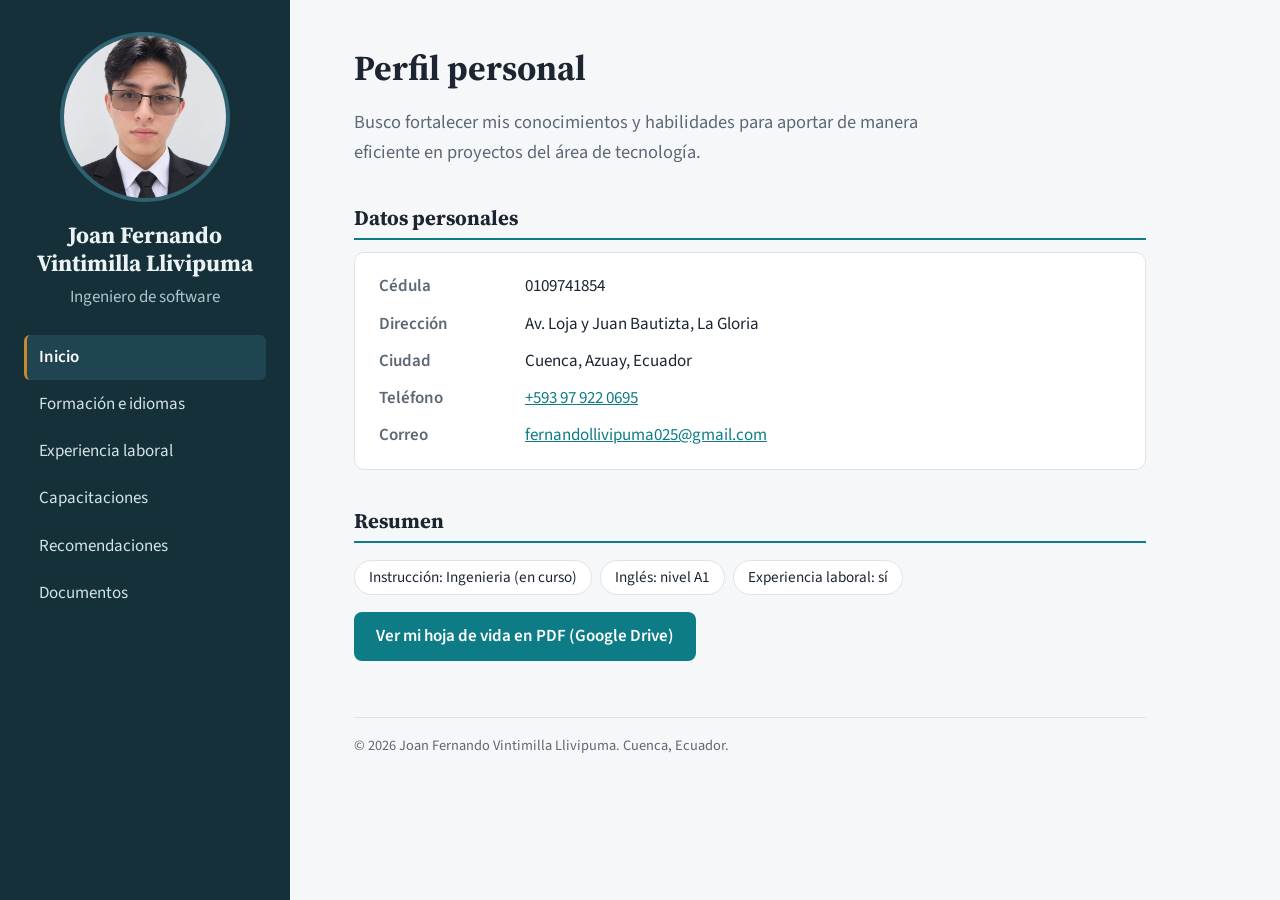
<file: index.html>
<!DOCTYPE html>
<html lang="es"><head><meta charset="utf-8">
<meta name="viewport" content="width=device-width, initial-scale=1">
<title>Perfil personal | Joan Fernando Vintimilla Llivipuma</title>
<meta name="description" content="Hoja de vida de Joan Fernando Vintimilla Llivipuma">
<link rel="preconnect" href="https://fonts.googleapis.com"><link rel="preconnect" href="https://fonts.gstatic.com" crossorigin>
<link href="https://fonts.googleapis.com/css2?family=Source+Sans+3:wght@400;600&family=Source+Serif+4:wght@500;700&display=swap" rel="stylesheet">
<link rel="stylesheet" href="assets/css/style.css"></head>
<body>
<aside class="side">
 <div class="photo"><img src="assets/img/portada.jpg" alt="Foto de portada" onerror="this.remove()"><span>Foto</span></div>
 <h1 class="name">Joan Fernando Vintimilla Llivipuma</h1><p class="role">Ingeniero de software</p>
 <nav aria-label="Secciones"><a href="index.html" aria-current="page">Inicio</a><a href="formacion/index.html">Formación e idiomas</a><a href="experiencia/index.html">Experiencia laboral</a><a href="capacitaciones/index.html">Capacitaciones</a><a href="recomendaciones/index.html">Recomendaciones</a><a href="documentos/index.html">Documentos</a></nav>
</aside>
<main><h2>Perfil personal</h2>

<p class="lead">Busco fortalecer mis conocimientos y habilidades para aportar de manera eficiente en proyectos del área de tecnología.</p>
<section><h3>Datos personales</h3>
<dl class="data">
<dt>Cédula</dt><dd>0109741854</dd>
<dt>Dirección</dt><dd>Av. Loja y Juan Bautizta, La Gloria</dd>
<dt>Ciudad</dt><dd>Cuenca, Azuay, Ecuador</dd>
<dt>Teléfono</dt><dd><a href="tel:+593979220695">+593 97 922 0695</a></dd>
<dt>Correo</dt><dd><a href="mailto:fernandollivipuma025@gmail.com">fernandollivipuma025@gmail.com</a></dd>
</dl></section>
<section><h3>Resumen</h3><ul class="tags">
<li>Instrucción: Ingenieria (en curso)</li><li>Inglés: nivel A1</li><li>Experiencia laboral: sí</li></ul>
<p><a class="btn" href="https://drive.google.com/file/d/1U53T2hFPF1cZSzt72tDUmySMurTSKW84/view?usp=sharing" target="_blank" rel="noopener">Ver mi hoja de vida en PDF (Google Drive)</a></p></section>
<footer>© 2026 Joan Fernando Vintimilla Llivipuma. Cuenca, Ecuador.</footer></main>
</body></html>
</file>
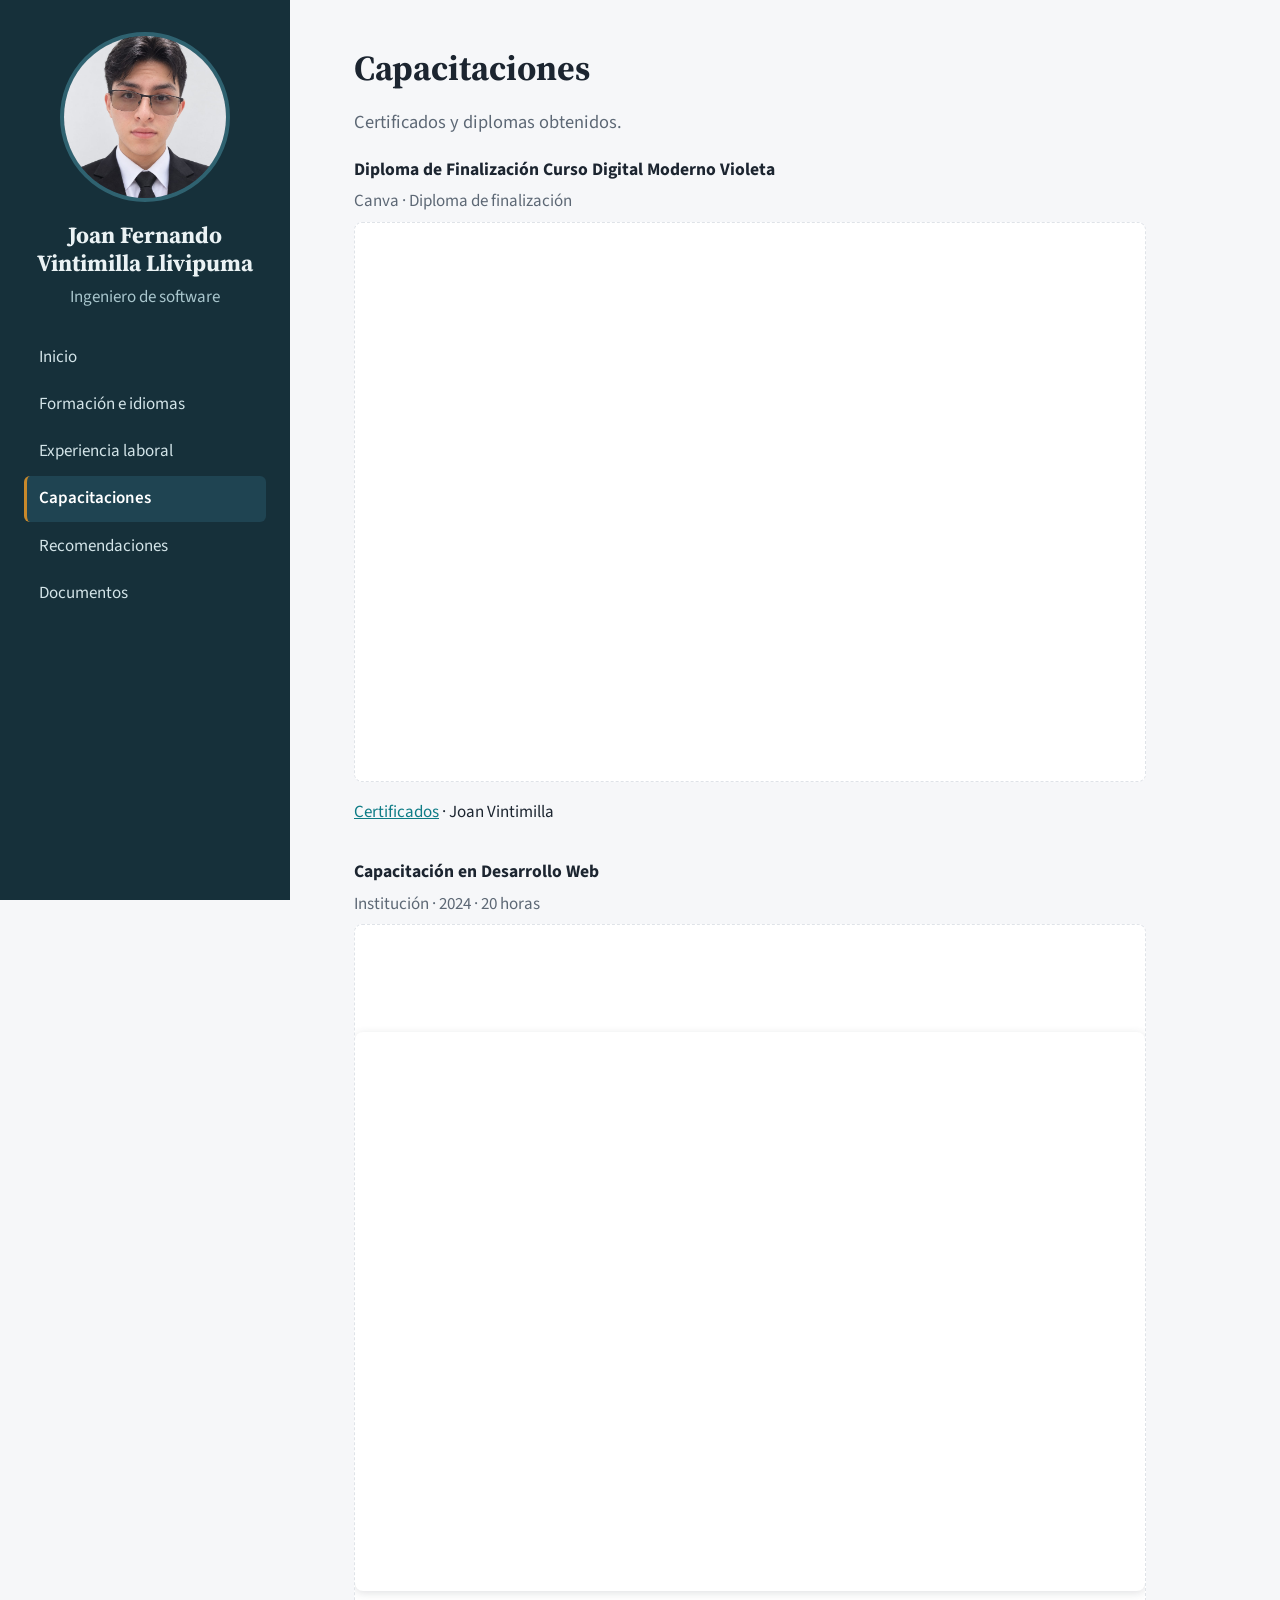
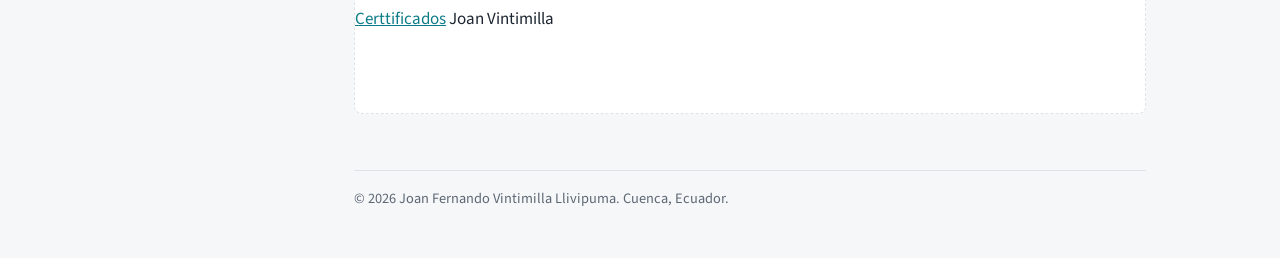
<file: capacitaciones/index.html>
<!DOCTYPE html>
<html lang="es"><head><meta charset="utf-8">
<meta name="viewport" content="width=device-width, initial-scale=1">
<title>Capacitaciones | Joan Fernando Vintimilla Llivipuma</title>
<meta name="description" content="Hoja de vida de Joan Fernando Vintimilla Llivipuma">
<link rel="preconnect" href="https://fonts.googleapis.com"><link rel="preconnect" href="https://fonts.gstatic.com" crossorigin>
<link href="https://fonts.googleapis.com/css2?family=Source+Sans+3:wght@400;600&family=Source+Serif+4:wght@500;700&display=swap" rel="stylesheet">
<link rel="stylesheet" href="../assets/css/style.css"></head>
<body>
<aside class="side">
 <div class="photo"><img src="../assets/img/portada.jpg" alt="Foto de portada" onerror="this.remove()"><span>Foto</span></div>
 <h1 class="name">Joan Fernando Vintimilla Llivipuma</h1><p class="role">Ingeniero de software</p>
 <nav aria-label="Secciones"><a href="../index.html">Inicio</a><a href="../formacion/index.html">Formación e idiomas</a><a href="../experiencia/index.html">Experiencia laboral</a><a href="../capacitaciones/index.html" aria-current="page">Capacitaciones</a><a href="../recomendaciones/index.html">Recomendaciones</a><a href="../documentos/index.html">Documentos</a></nav>
</aside>
<main><h2>Capacitaciones</h2>

<p class="lead">Certificados y diplomas obtenidos.</p>
<article class="cert"><h4>Diploma de Finalización Curso Digital Moderno Violeta</h4><p class="org">Canva · Diploma de finalización</p>
<div class="embed"><div style="position:relative;width:100%;height:0;padding-top:70.7071%;overflow:hidden;border-radius:8px">
  <iframe loading="lazy" title="Diploma de Finalización Curso Digital Moderno Violeta" style="position:absolute;width:100%;height:100%;top:0;left:0;border:0;padding:0;margin:0" src="https://www.canva.com/design/DAHWeHZI1jI/T70g-LEx2Ipw7iHcOSTieg/view?embed" allowfullscreen="allowfullscreen" allow="fullscreen"></iframe>
</div></div>
<p><a href="https://www.canva.com/design/DAHWeHZI1jI/T70g-LEx2Ipw7iHcOSTieg/view?utm_content=DAHWeHZI1jI&amp;utm_campaign=designshare&amp;utm_medium=embeds&amp;utm_source=link" target="_blank" rel="noopener">Certificados</a> · Joan Vintimilla</p></article>
<article class="cert"><h4>Capacitación en Desarrollo Web</h4><p class="org">Institución · 2024 · 20 horas</p>
<div class="embed"><p><div style="position: relative; width: 100%; height: 0; padding-top: 70.7071%;
 padding-bottom: 0; box-shadow: 0 2px 8px 0 rgba(63,69,81,0.16); margin-top: 1.6em; margin-bottom: 0.9em; overflow: hidden;
 border-radius: 8px; will-change: transform;">
  <iframe loading="lazy" style="position: absolute; width: 100%; height: 100%; top: 0; left: 0; border: none; padding: 0;margin: 0;"
    src="https://www.canva.com/design/DAHWd2Xp0ZI/YA7IOtHH-Z9ddHh5zO0D6A/view?embed" allowfullscreen="allowfullscreen" allow="fullscreen">
  </iframe>
</div>
<a href="https:&#x2F;&#x2F;www.canva.com&#x2F;design&#x2F;DAHWd2Xp0ZI&#x2F;YA7IOtHH-Z9ddHh5zO0D6A&#x2F;view?utm_content=DAHWd2Xp0ZI&amp;utm_campaign=designshare&amp;utm_medium=embeds&amp;utm_source=link" target="_blank" rel="noopener">Certtificados</a> Joan Vintimilla</p></div></article>
<footer>© 2026 Joan Fernando Vintimilla Llivipuma. Cuenca, Ecuador.</footer></main>
</body></html>
</file>
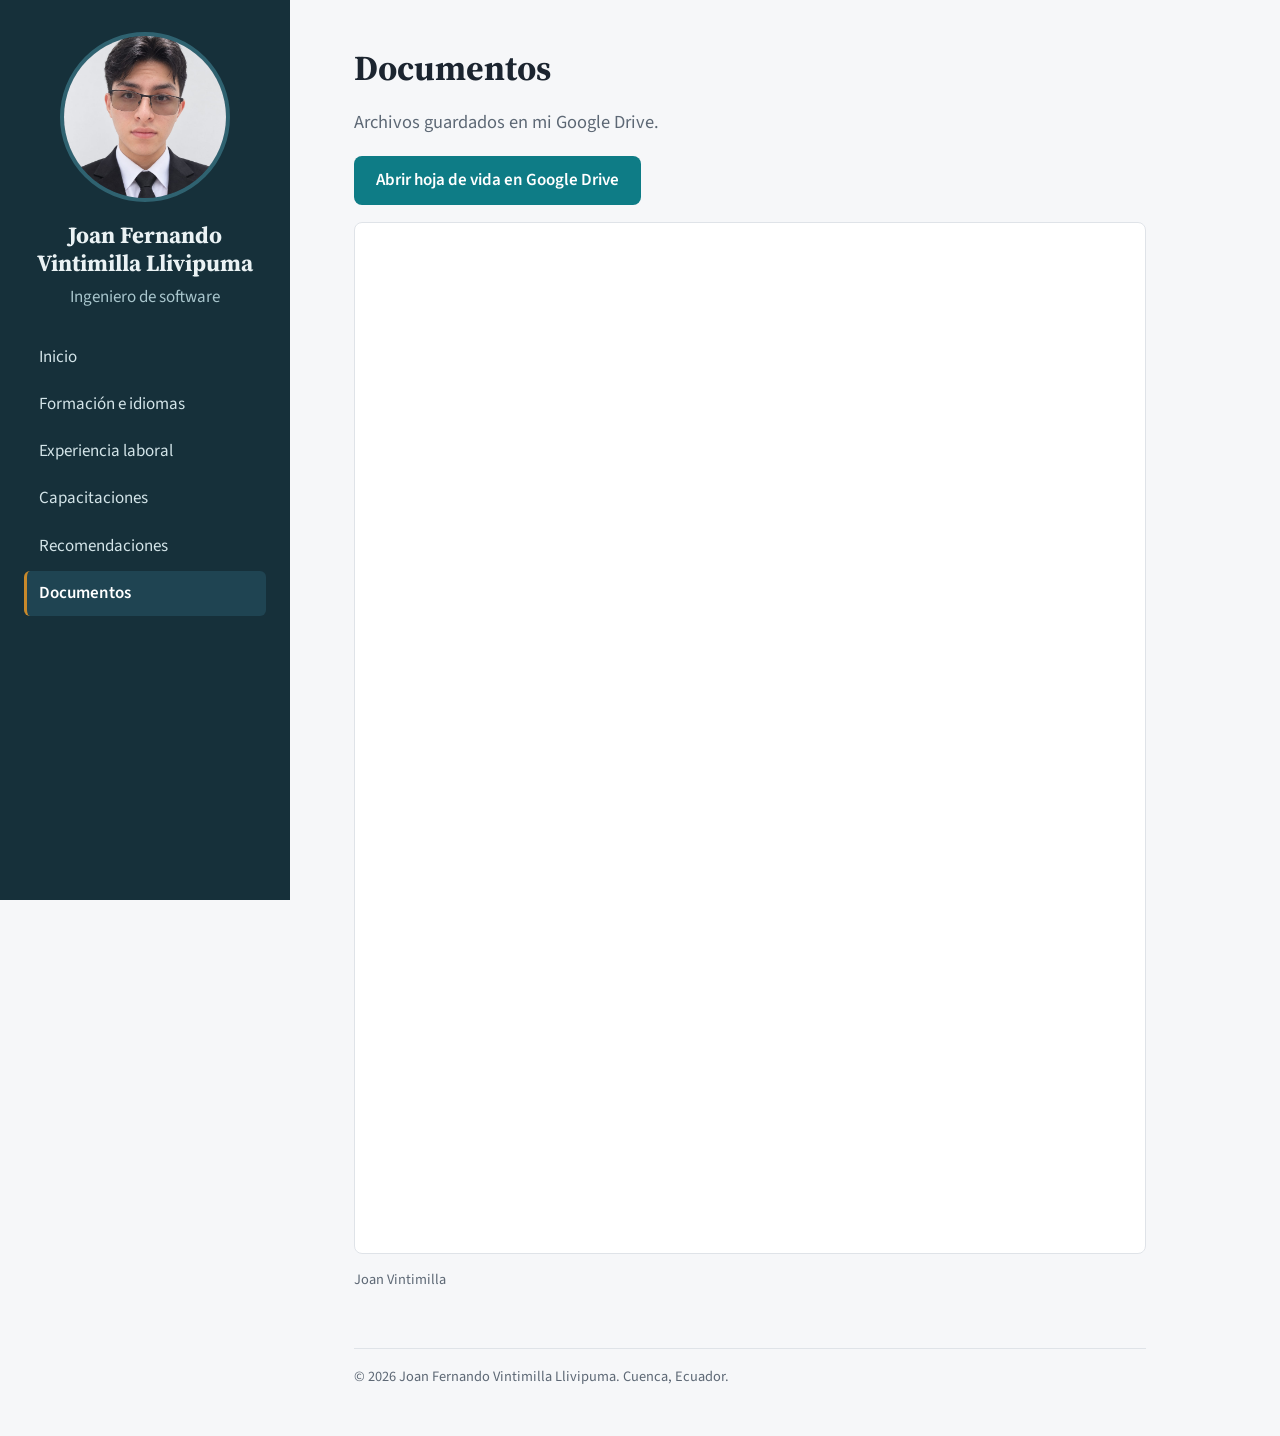
<file: documentos/index.html>
<!DOCTYPE html>
<html lang="es"><head><meta charset="utf-8">
<meta name="viewport" content="width=device-width, initial-scale=1">
<title>Documentos | Joan Fernando Vintimilla Llivipuma</title>
<meta name="description" content="Hoja de vida de Joan Fernando Vintimilla Llivipuma">
<link rel="preconnect" href="https://fonts.googleapis.com"><link rel="preconnect" href="https://fonts.gstatic.com" crossorigin>
<link href="https://fonts.googleapis.com/css2?family=Source+Sans+3:wght@400;600&family=Source+Serif+4:wght@500;700&display=swap" rel="stylesheet">
<link rel="stylesheet" href="../assets/css/style.css"></head>
<body>
<aside class="side">
 <div class="photo"><img src="../assets/img/portada.jpg" alt="Foto de portada" onerror="this.remove()"><span>Foto</span></div>
 <h1 class="name">Joan Fernando Vintimilla Llivipuma</h1><p class="role">Ingeniero de software</p>
 <nav aria-label="Secciones"><a href="../index.html">Inicio</a><a href="../formacion/index.html">Formación e idiomas</a><a href="../experiencia/index.html">Experiencia laboral</a><a href="../capacitaciones/index.html">Capacitaciones</a><a href="../recomendaciones/index.html">Recomendaciones</a><a href="../documentos/index.html" aria-current="page">Documentos</a></nav>
</aside>
<main><h2>Documentos</h2>

<p class="lead">Archivos guardados en mi Google Drive.</p>
<p><a class="btn" href="https://drive.google.com/file/d/1U53T2hFPF1cZSzt72tDUmySMurTSKW84/view?usp=sharing" target="_blank" rel="noopener">Abrir hoja de vida en Google Drive</a></p>
<div class="embed drive"><iframe src="https://drive.google.com/file/d/1U53T2hFPF1cZSzt72tDUmySMurTSKW84/preview" title="Hoja de vida en PDF" loading="lazy" allow="autoplay"></iframe></div>
<p class="note">Joan Vintimilla</p>
<footer>© 2026 Joan Fernando Vintimilla Llivipuma. Cuenca, Ecuador.</footer></main>
</body></html>
</file>
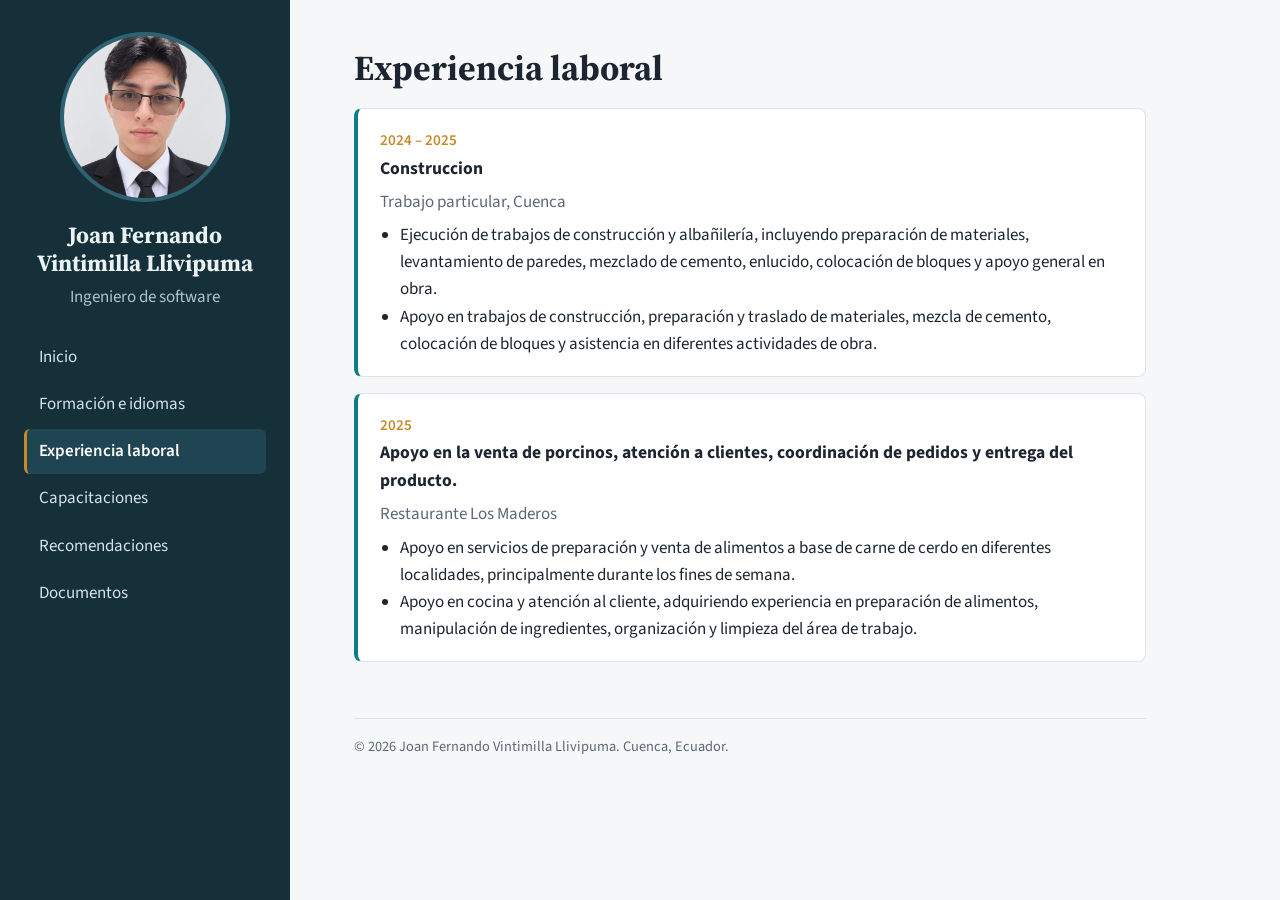
<file: experiencia/index.html>
<!DOCTYPE html>
<html lang="es"><head><meta charset="utf-8">
<meta name="viewport" content="width=device-width, initial-scale=1">
<title>Experiencia laboral | Joan Fernando Vintimilla Llivipuma</title>
<meta name="description" content="Hoja de vida de Joan Fernando Vintimilla Llivipuma">
<link rel="preconnect" href="https://fonts.googleapis.com"><link rel="preconnect" href="https://fonts.gstatic.com" crossorigin>
<link href="https://fonts.googleapis.com/css2?family=Source+Sans+3:wght@400;600&family=Source+Serif+4:wght@500;700&display=swap" rel="stylesheet">
<link rel="stylesheet" href="../assets/css/style.css"></head>
<body>
<aside class="side">
 <div class="photo"><img src="../assets/img/portada.jpg" alt="Foto de portada" onerror="this.remove()"><span>Foto</span></div>
 <h1 class="name">Joan Fernando Vintimilla Llivipuma</h1><p class="role">Ingeniero de software</p>
 <nav aria-label="Secciones"><a href="../index.html">Inicio</a><a href="../formacion/index.html">Formación e idiomas</a><a href="../experiencia/index.html" aria-current="page">Experiencia laboral</a><a href="../capacitaciones/index.html">Capacitaciones</a><a href="../recomendaciones/index.html">Recomendaciones</a><a href="../documentos/index.html">Documentos</a></nav>
</aside>
<main><h2>Experiencia laboral</h2>

<article class="item"><time>2024 – 2025</time><h4>Construccion</h4><p class="org">Trabajo particular, Cuenca</p>
<ul><li>Ejecución de trabajos de construcción y albañilería, incluyendo preparación de materiales, levantamiento de paredes, mezclado de cemento, enlucido, colocación de bloques y apoyo general en obra.</li><li>Apoyo en trabajos de construcción, preparación y traslado de materiales, mezcla de cemento, colocación de bloques y asistencia en diferentes actividades de obra.</li></ul></article>
<article class="item"><time>2025</time><h4>Apoyo en la venta de porcinos, atención a clientes, coordinación de pedidos y entrega del producto.</h4><p class="org">Restaurante Los Maderos</p>
<ul><li>Apoyo en servicios de preparación y venta de alimentos a base de carne de cerdo en diferentes localidades, principalmente durante los fines de semana.</li><li>Apoyo en cocina y atención al cliente, adquiriendo experiencia en preparación de alimentos, manipulación de ingredientes, organización y limpieza del área de trabajo.</li></ul></article>
<footer>© 2026 Joan Fernando Vintimilla Llivipuma. Cuenca, Ecuador.</footer></main>
</body></html>
</file>
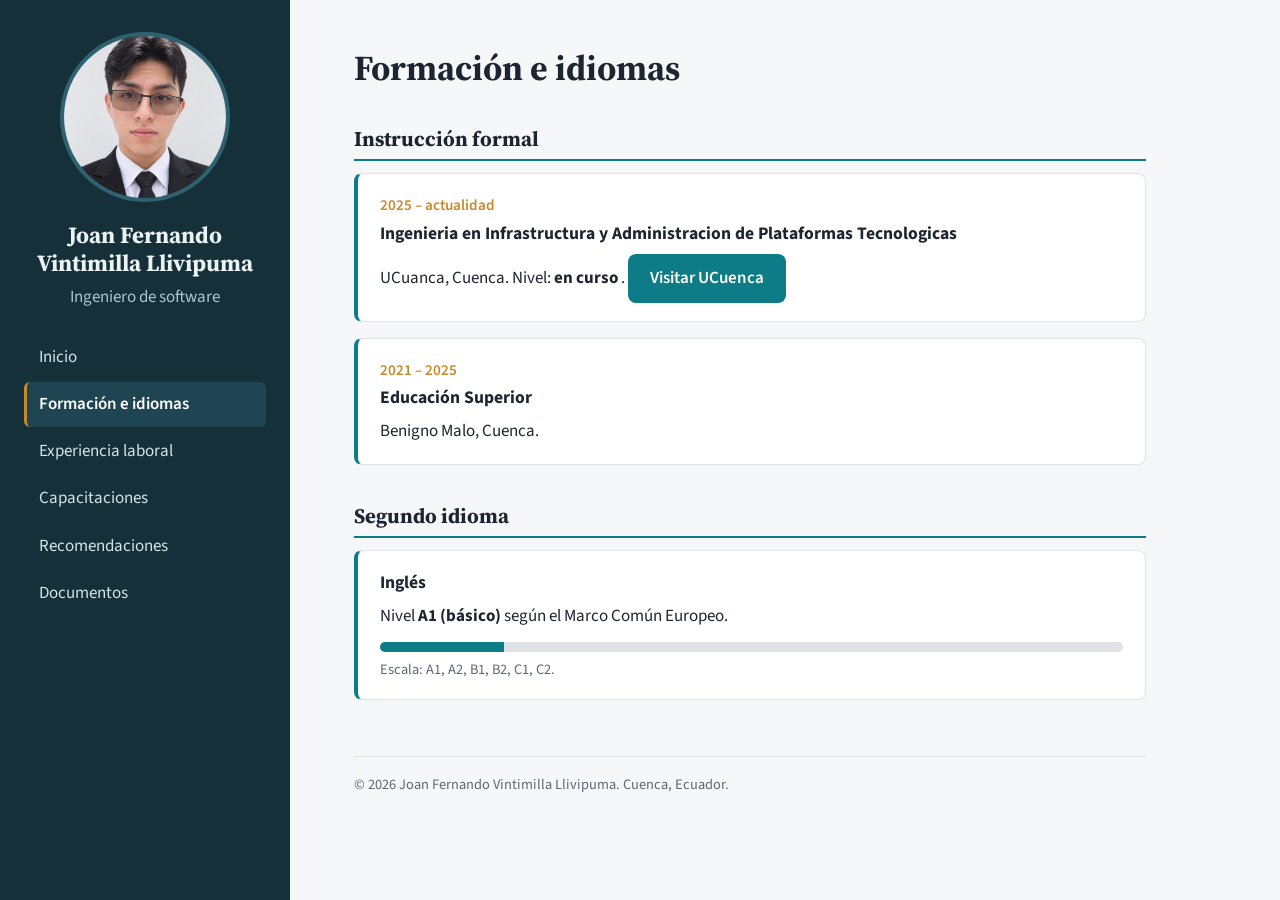
<file: formacion/index.html>
<!DOCTYPE html>
<html lang="es"><head><meta charset="utf-8">
<meta name="viewport" content="width=device-width, initial-scale=1">
<title>Formación e idiomas | Joan Fernando Vintimilla Llivipuma</title>
<meta name="description" content="Hoja de vida de Joan Fernando Vintimilla Llivipuma">
<link rel="preconnect" href="https://fonts.googleapis.com"><link rel="preconnect" href="https://fonts.gstatic.com" crossorigin>
<link href="https://fonts.googleapis.com/css2?family=Source+Sans+3:wght@400;600&family=Source+Serif+4:wght@500;700&display=swap" rel="stylesheet">
<link rel="stylesheet" href="../assets/css/style.css"></head>
<body>
<aside class="side">
 <div class="photo"><img src="../assets/img/portada.jpg" alt="Foto de portada" onerror="this.remove()"><span>Foto</span></div>
 <h1 class="name">Joan Fernando Vintimilla Llivipuma</h1><p class="role">Ingeniero de software</p>
 <nav aria-label="Secciones"><a href="../index.html">Inicio</a><a href="../formacion/index.html" aria-current="page">Formación e idiomas</a><a href="../experiencia/index.html">Experiencia laboral</a><a href="../capacitaciones/index.html">Capacitaciones</a><a href="../recomendaciones/index.html">Recomendaciones</a><a href="../documentos/index.html">Documentos</a></nav>
</aside>
<main><h2>Formación e idiomas</h2>

<section><h3>Instrucción formal</h3>
<article class="item"><time>2025 – actualidad</time><h4>Ingenieria en Infrastructura y Administracion de Plataformas Tecnologicas</h4>
<p>UCuanca, Cuenca. Nivel: <strong>en curso</strong> . <a class="btn" href="https://www.ucuenca.edu.ec" target="_blank" rel="noopener noreferrer">Visitar UCuenca</a></p></article>
<article class="item"><time>2021 – 2025</time><h4>Educación Superior</h4><p>Benigno Malo, Cuenca.</p></article></section>
<section><h3>Segundo idioma</h3>
<article class="item"><h4>Inglés</h4><p>Nivel <strong>A1 (básico)</strong> según el Marco Común Europeo.</p>
<div class="bar" role="img" aria-label="Nivel A1 de C2"><i style="width:16.67%"></i></div>
<p class="note">Escala: A1, A2, B1, B2, C1, C2.</p></article></section>
<footer>© 2026 Joan Fernando Vintimilla Llivipuma. Cuenca, Ecuador.</footer></main>
</body></html>
</file>
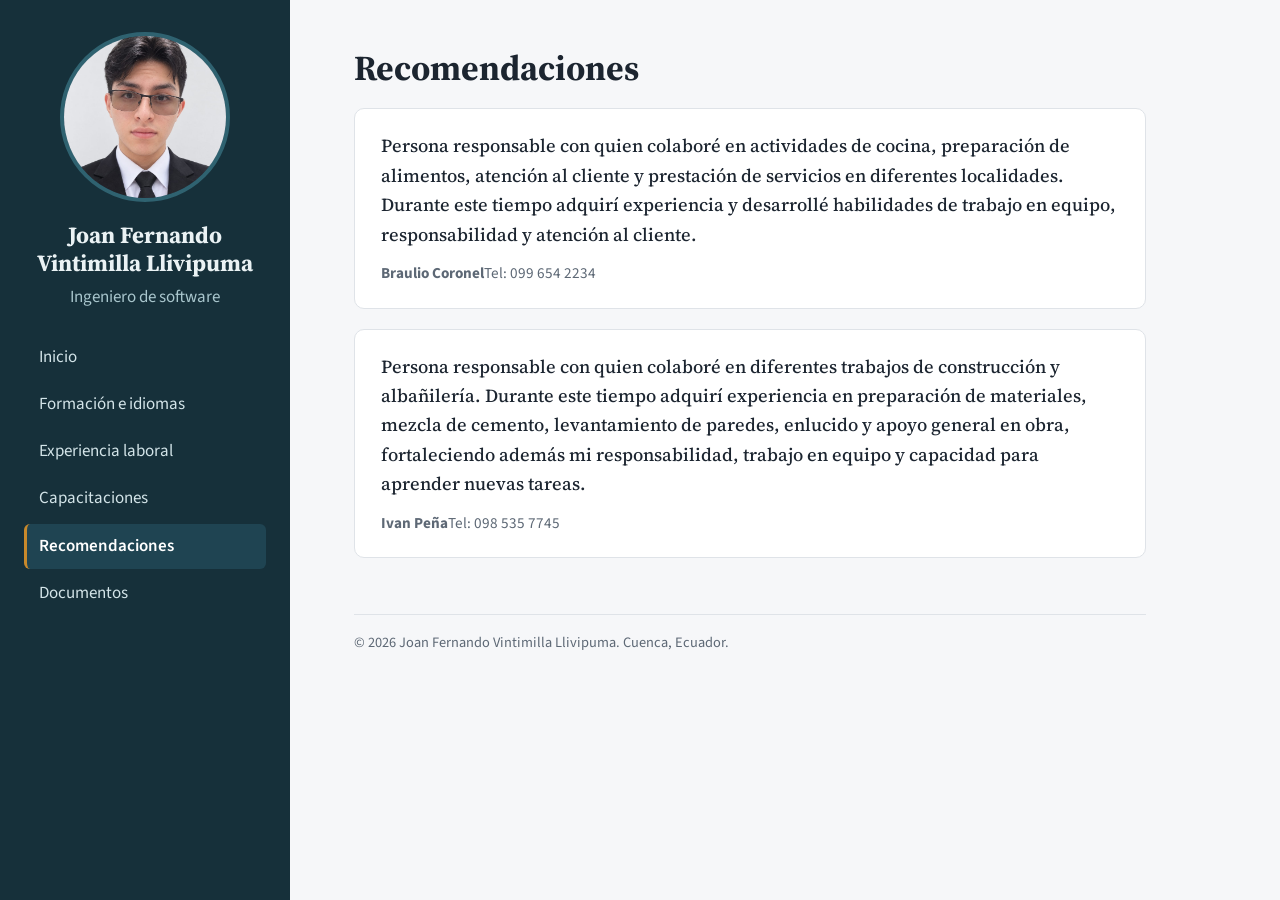
<file: recomendaciones/index.html>
<!DOCTYPE html>
<html lang="es"><head><meta charset="utf-8">
<meta name="viewport" content="width=device-width, initial-scale=1">
<title>Recomendaciones | Joan Fernando Vintimilla Llivipuma</title>
<meta name="description" content="Hoja de vida de Joan Fernando Vintimilla Llivipuma">
<link rel="preconnect" href="https://fonts.googleapis.com"><link rel="preconnect" href="https://fonts.gstatic.com" crossorigin>
<link href="https://fonts.googleapis.com/css2?family=Source+Sans+3:wght@400;600&family=Source+Serif+4:wght@500;700&display=swap" rel="stylesheet">
<link rel="stylesheet" href="../assets/css/style.css"></head>
<body>
<aside class="side">
 <div class="photo"><img src="../assets/img/portada.jpg" alt="Foto de portada" onerror="this.remove()"><span>Foto</span></div>
 <h1 class="name">Joan Fernando Vintimilla Llivipuma</h1><p class="role">Ingeniero de software</p>
 <nav aria-label="Secciones"><a href="../index.html">Inicio</a><a href="../formacion/index.html">Formación e idiomas</a><a href="../experiencia/index.html">Experiencia laboral</a><a href="../capacitaciones/index.html">Capacitaciones</a><a href="../recomendaciones/index.html" aria-current="page">Recomendaciones</a><a href="../documentos/index.html">Documentos</a></nav>
</aside>
<main><h2>Recomendaciones</h2>

<blockquote><p>Persona responsable con quien colaboré en actividades de cocina, preparación de alimentos, atención al cliente y prestación de servicios en diferentes localidades. Durante este tiempo adquirí experiencia y desarrollé habilidades de trabajo en equipo, responsabilidad y atención al cliente.</p>
<footer><strong>Braulio Coronel</strong>Tel: 099 654 2234</footer></blockquote>
<blockquote><p>Persona responsable con quien colaboré en diferentes trabajos de construcción y albañilería. Durante este tiempo adquirí experiencia en preparación de materiales, mezcla de cemento, levantamiento de paredes, enlucido y apoyo general en obra, fortaleciendo además mi responsabilidad, trabajo en equipo y capacidad para aprender nuevas tareas.</p>
<footer><strong>Ivan Peña</strong>Tel: 098 535 7745</footer></blockquote>
<footer>© 2026 Joan Fernando Vintimilla Llivipuma. Cuenca, Ecuador.</footer></main>
</body></html>
</file>
<file: assets/css/style.css>
:root{--bg:#f6f7f9;--card:#fff;--ink:#1c2530;--mute:#5d6875;--line:#dfe3e8;--side:#16303a;--acc:#0e7c86;--acc2:#c8892b}
@media(prefers-color-scheme:dark){:root{--bg:#10171c;--card:#182229;--ink:#e8edf1;--mute:#9aa7b2;--line:#2a3640;--acc:#4cc0c9}}
*{box-sizing:border-box}html{scroll-behavior:smooth}
body{margin:0;font:17px/1.6 "Source Sans 3",system-ui,sans-serif;color:var(--ink);background:var(--bg);display:grid;grid-template-columns:290px 1fr;min-height:100vh}
.side{background:var(--side);color:#eaf2f4;padding:32px 24px;position:sticky;top:0;height:100vh;overflow:auto}
.photo{width:170px;height:170px;border-radius:50%;margin:0 auto 20px;background:#26485a;position:relative;overflow:hidden;border:4px solid #2f6270;display:grid;place-items:center;color:#8fb3be}
.photo img{position:absolute;inset:0;width:100%;height:100%;object-fit:cover}
.name{font:700 1.45rem/1.2 "Source Serif 4",Georgia,serif;text-align:center;margin:0}
.role{text-align:center;color:#a9c6cd;margin:6px 0 24px}
nav{display:flex;flex-direction:column;gap:2px}
nav a{color:#d3e4e8;text-decoration:none;padding:9px 12px;border-radius:6px;border-left:3px solid transparent}
nav a:hover{background:#1f4452}
nav a[aria-current]{background:#1f4452;border-left-color:var(--acc2);color:#fff;font-weight:600}
main{padding:48px clamp(20px,5vw,72px);max-width:920px;width:100%}
h2{font:700 2.2rem/1.15 "Source Serif 4",Georgia,serif;margin:0 0 20px}
h3{font:700 1.3rem "Source Serif 4",Georgia,serif;margin:36px 0 12px;padding-bottom:6px;border-bottom:2px solid var(--acc)}
h4{margin:0 0 4px;font-size:1.1rem}
a{color:var(--acc)}
.lead{font-size:1.15rem;color:var(--mute);max-width:65ch}
.data{display:grid;grid-template-columns:130px 1fr;gap:10px 16px;background:var(--card);border:1px solid var(--line);border-radius:10px;padding:20px 24px;margin:0}
.data dt{font-weight:600;color:var(--mute)}.data dd{margin:0}
.tags{list-style:none;padding:0;display:flex;flex-wrap:wrap;gap:8px}
.tags li{background:var(--card);border:1px solid var(--line);border-radius:999px;padding:4px 14px;font-size:.95rem}
.btn{display:inline-block;background:var(--acc);color:#fff;text-decoration:none;padding:11px 22px;border-radius:8px;font-weight:600}
.btn:hover{filter:brightness(1.1)}
.item{background:var(--card);border:1px solid var(--line);border-left:4px solid var(--acc);border-radius:8px;padding:18px 22px;margin:0 0 16px}
.item time{color:var(--acc2);font-weight:600;font-size:.95rem}
.item p,.item ul{margin:6px 0 0}.item ul{padding-left:20px}
.org{color:var(--mute);margin:0 0 6px}
.note{color:var(--mute);font-size:.9rem}
.bar{height:10px;background:var(--line);border-radius:6px;overflow:hidden;margin-top:12px}.bar i{display:block;height:100%;background:var(--acc)}
.cert{margin:0 0 32px}
.embed{position:relative;width:100%;background:var(--card);border:1px dashed var(--line);border-radius:8px;overflow:hidden}
.embed p{padding:40px 20px;text-align:center;color:var(--mute);margin:0}
.embed iframe{width:100%;border:0}
.drive{height:0;padding-top:130%;border-style:solid}.drive iframe{position:absolute;inset:0;height:100%}
blockquote{margin:0 0 20px;background:var(--card);border:1px solid var(--line);border-radius:10px;padding:22px 26px}
blockquote p{margin:0 0 12px;font:500 1.15rem/1.6 "Source Serif 4",Georgia,serif}
blockquote footer{color:var(--mute);font-size:.95rem}
main>footer{margin-top:56px;padding-top:16px;border-top:1px solid var(--line);color:var(--mute);font-size:.9rem}
a:focus-visible{outline:3px solid var(--acc2);outline-offset:2px}
@media(max-width:820px){body{grid-template-columns:1fr}.side{position:static;height:auto;padding:24px 16px}
.photo{width:120px;height:120px}nav{flex-direction:row;flex-wrap:wrap;justify-content:center}nav a{border-left:0;padding:6px 10px;font-size:.95rem}
.data{grid-template-columns:1fr;gap:2px}.data dd{margin-bottom:10px}h2{font-size:1.8rem}}
@media(prefers-reduced-motion:reduce){html{scroll-behavior:auto}}
</file>
